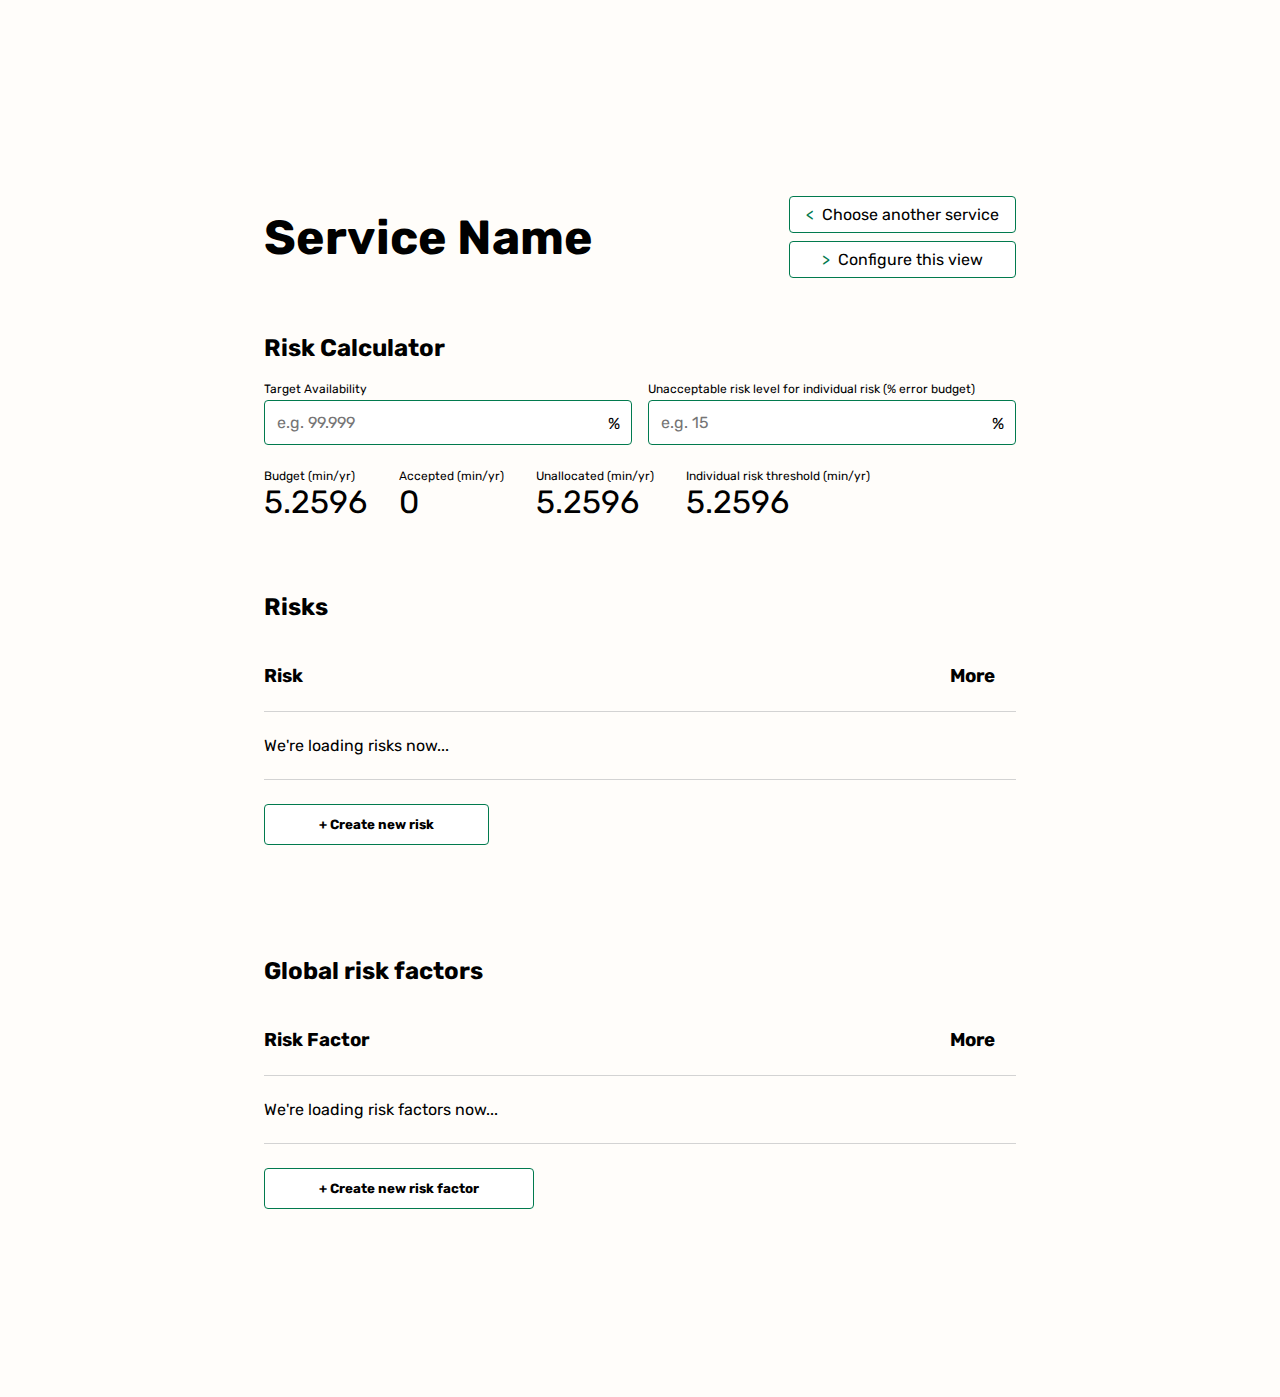
<file: get-risky/calculator/index.html>
<!DOCTYPE html>
<html lang="en">
<head>
    <meta charset="UTF-8">
    <meta http-equiv="X-UA-Compatible" content="IE=edge">
    <meta name="viewport" content="width=device-width, initial-scale=1.0">
    <title>Risk Calculator</title>

    <link rel="preconnect" href="https://fonts.googleapis.com">
    <link rel="preconnect" href="https://fonts.gstatic.com" crossorigin>
    <link href="https://fonts.googleapis.com/css2?family=Rubik:ital,wght@0,300;0,400;0,700;1,300;1,400;1,700&display=swap" rel="stylesheet">

    <link href="../css/styles.css" rel="stylesheet">
</head>
<body>
    <main>
        <div class="heading">
            <h1>Service Name</h1>
            <div class="heading-links">
                <a href="../services/"><span class="icon">&lt;</span>&nbsp;&nbsp;Choose another service</a>
                <a href="../config/" rel="keep-params"><span class="icon">&gt;</span>&nbsp;&nbsp;Configure this view</a>
            </div>
        </div>
        <h2>Risk Calculator</h2>
        <div id="risk-calculator">
            <div class="inputs">
                <label>
                    <span>Target Availability</span>                    
                    <input id="downtime-percent" class="labelled-input" name="downtime-percent" type="number" min="0" max="100" step="0.001" placeholder="e.g. 99.999"/>
                    <span class="percentage-input">%</span>
                </label>
                <label>
                    <span>Unacceptable risk level for individual risk (% error budget)</span>
                    <input id="unacceptable-threshold" class="labelled-input" name="unacceptable-threshold" type="number" min="0" max="100" step="0.001" placeholder="e.g. 15"/>
                    <span class="percentage-input">%</span>
                </label>
            </div>
            <div class="outputs">
                <label id="budget-container">
                    <span>Budget (min/yr)</span>
                    <span id="budget" class="calculated">5.2596</span>
                </label>
                <label id="accepted-container">
                    <span>Accepted (min/yr)</span>
                    <span id="accepted" class="calculated">0</span>
                </label>
                <label id="unallocated-container">
                    <span>Unallocated (min/yr)</span>
                    <span id="unallocated" class="calculated">5.2596</span>
                </label>
                <label id="individualThreshold-container">
                    <span>Individual risk threshold (min/yr)</span>
                    <span id="individualThreshold" class="calculated">5.2596</span>
                </label>
            </div>
        </div>
        <h2>Risks</h2>
        <div id="risks-table" class="table">
            <div id="risks-table-head" class="table-head risks-table-row table-row">
                <h3>Risk</h3>
                <h3 class="table-center-data">More</h3>
            </div>
            <div id="risks-table-body">
                <details class="table-hidden-row">
                    <summary class="table-row">
                        <span>We're loading risks now...</span>
                    </summary>
                </details>
            </div>
        </div>
        <button class="modal-launcher" data-target="new-risk-modal">+ Create new risk</button>
        <div class="spacer"></div>
        <h2>Global risk factors</h2>
        <div id="risk-factors-table" class="table">
            <div id="risk-factors-table-head" class="table-head risk-factors-table-row table-row">
                <h3>Risk Factor</h3>
                <h3 class="table-center-data">More</h3>
            </div>
            <div id="risk-factors-table-body">
                <details class="table-hidden-row">
                    <summary class="table-row">
                        <span>We're loading risk factors now...</span>
                    </summary>
                </details>
            </div>
        </div>
        <button class="modal-launcher" data-target="new-risk-factor-modal">+ Create new risk factor</button>
    </main>
    <div id="new-risk-modal" class="modal hidden">
        <form id="new-risk-modal-form" class="modal-form">
            <h2>Add a new risk</h2>
            <label>
                Risk ID
                <input class="labelled-input" name="riskId" value="" placeholder="" required/>
            </label>
            <label>
                Risk Description
                <input class="labelled-input" name="riskDesc" value="" placeholder="" required/>
            </label>
            <label>
                <span>
                    ETTD
                    <span class="tooltip" data-tip="Estimated time to detect the risk">ⓘ</span>
                </span>
                <input class="labelled-input" name="riskEttd" value="" type="number" placeholder="" required/>
            </label>
            <label>
                <span>
                    ETTR
                    <span class="tooltip" data-tip="Estimated time to recover from the risk">ⓘ</span>
                </span>
                <input class="labelled-input" name="riskEttr" value="" type="number" placeholder="" required/>
            </label>
            <label>
                Impact (% users)
                <input class="labelled-input" name="riskImpact" value="" type="number" min="0" max="100" step="0.001" placeholder="" required/>
                <span class="percentage-input">%</span>
            </label>
            <label>
                <span>
                    ETTF
                    <span class="tooltip" data-tip="Estimated time to failure (i.e. frequency)">ⓘ</span>
                </span>
                <input class="labelled-input" name="riskEttf" value="" type="number" placeholder="" required/>
            </label>
            <button type="submit">Create</button>
        </form>
    </div>
    <div id="new-risk-factor-modal" class="modal hidden">
        <form id="new-risk-factor-modal-form" class="modal-form">
            <h2>Add a new risk factor</h2>
            <label>
                Risk Factor ID
                <input class="labelled-input" name="riskFactorId" value="" placeholder="" required/>
            </label>
            <label>
                Risk Factor Description
                <input class="labelled-input" name="riskFactorDesc" value="" placeholder="" required/>
            </label>
            <label>
                <span>
                    Δ ETTD
                    <span class="tooltip" data-tip="Estimated difference in time to detect the risk">ⓘ</span>
                </span>
                <input class="labelled-input" name="riskFactorEttd" value="" type="number" placeholder="" required/>
            </label>
            <label>
                <span>
                    Δ ETTR
                    <span class="tooltip" data-tip="Estimated difference in time to recover from the risk">ⓘ</span>
                </span>
                <input class="labelled-input" name="riskFactorEttr" value="" type="number" placeholder="" required/>
            </label>
            <label>
                Δ Impact (% users)
                <input class="labelled-input" name="riskFactorImpact" value="" type="number" min="0" max="100" step="0.001" placeholder="" required/>
                <span class="percentage-input">%</span>
            </label>
            <label>
                <span>
                    Δ ETTF
                    <span class="tooltip" data-tip="Estimated difference in time to failure (i.e. frequency)">ⓘ</span>
                </span>
                <input class="labelled-input" name="riskFactorEttf" value="" type="number" placeholder="" required/>
            </label>
            <button type="submit">Create</button>
        </form>
    </div>
    <div id="notifications">
    </div>
</body>

<script src="../js/utils.js"></script>
<script src="../js/apicalls.js"></script>
<script src="../js/calculations.js"></script>
<script src="../js/calculator.js"></script>

</html>
</file>
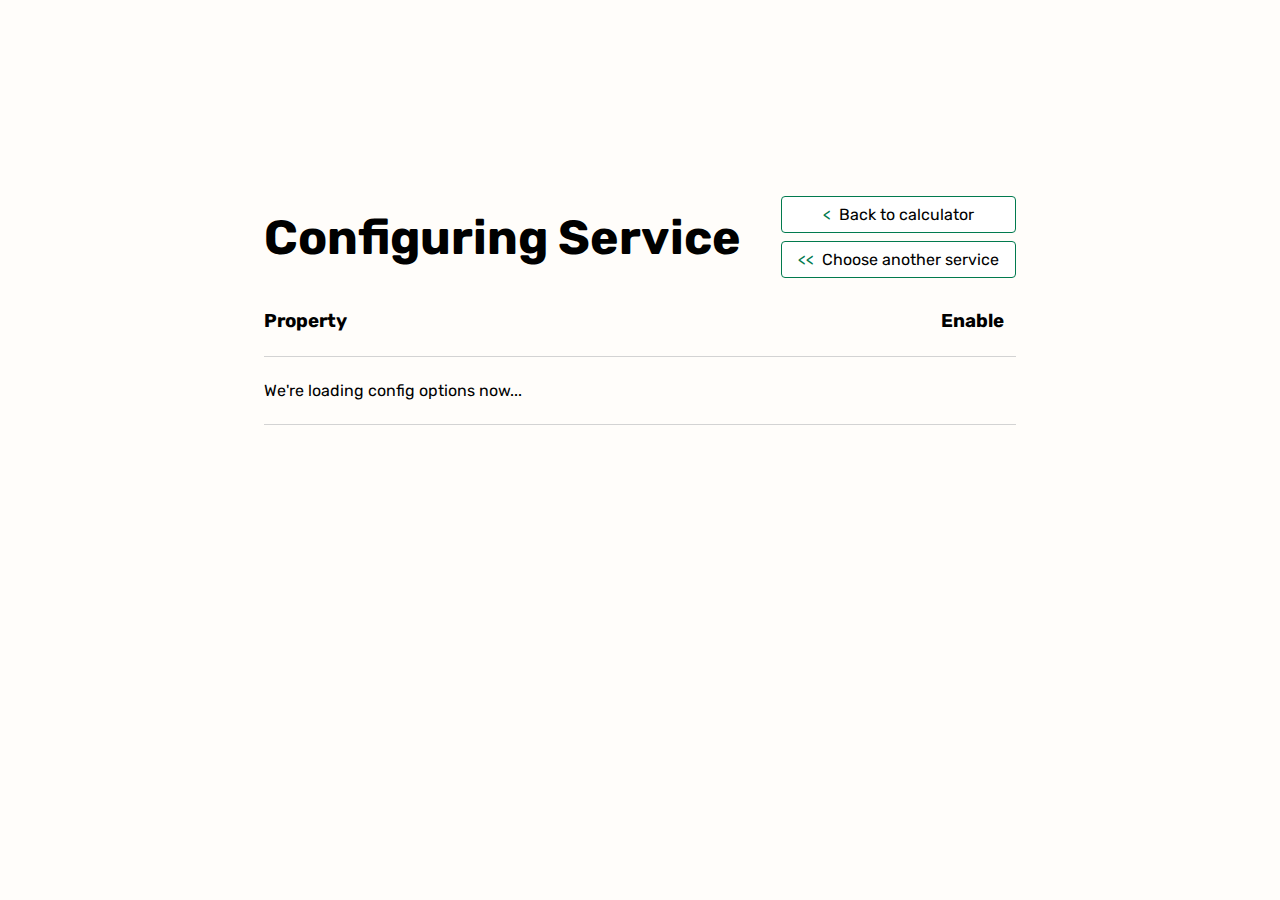
<file: get-risky/config/index.html>
<!DOCTYPE html>
<html lang="en">
<head>
    <meta charset="UTF-8">
    <meta http-equiv="X-UA-Compatible" content="IE=edge">
    <meta name="viewport" content="width=device-width, initial-scale=1.0">
    <title>Configuration</title>

    <link rel="preconnect" href="https://fonts.googleapis.com">
    <link rel="preconnect" href="https://fonts.gstatic.com" crossorigin>
    <link href="https://fonts.googleapis.com/css2?family=Rubik:ital,wght@0,300;0,400;0,700;1,300;1,400;1,700&display=swap" rel="stylesheet">

    <link href="../css/styles.css" rel="stylesheet">
</head>
<body>
    <main>
        <div class="heading">
            <h1>Configuring Service</h1>
            <div class="heading-links">
                <a href="../calculator/" rel="keep-params"><span class="icon">&lt;</span>&nbsp;&nbsp;Back to calculator</a>
                <a href="../services/"><span class="icon">&lt;&lt;</span>&nbsp;&nbsp;Choose another service</a>
            </div>
        </div>
        <div id="config-list">
            <div class="table">
                <div class="table-head config-table-row table-row">
                    <h3>Property</h3>
                    <h3 class="table-center-data">Enable</h3>
                </div>
                <div>
                    <details class="table-hidden-row">
                        <summary class="table-row">
                            <span>We're loading config options now...</span>
                        </summary>
                    </details>
                </div>
            </div>
        </div>
    </main>
    <div id="notifications">
    </div>
</body>

<script src="../js/utils.js"></script>
<script src="../js/apicalls.js"></script>
<script src="../js/config.js"></script>

</html>
</file>
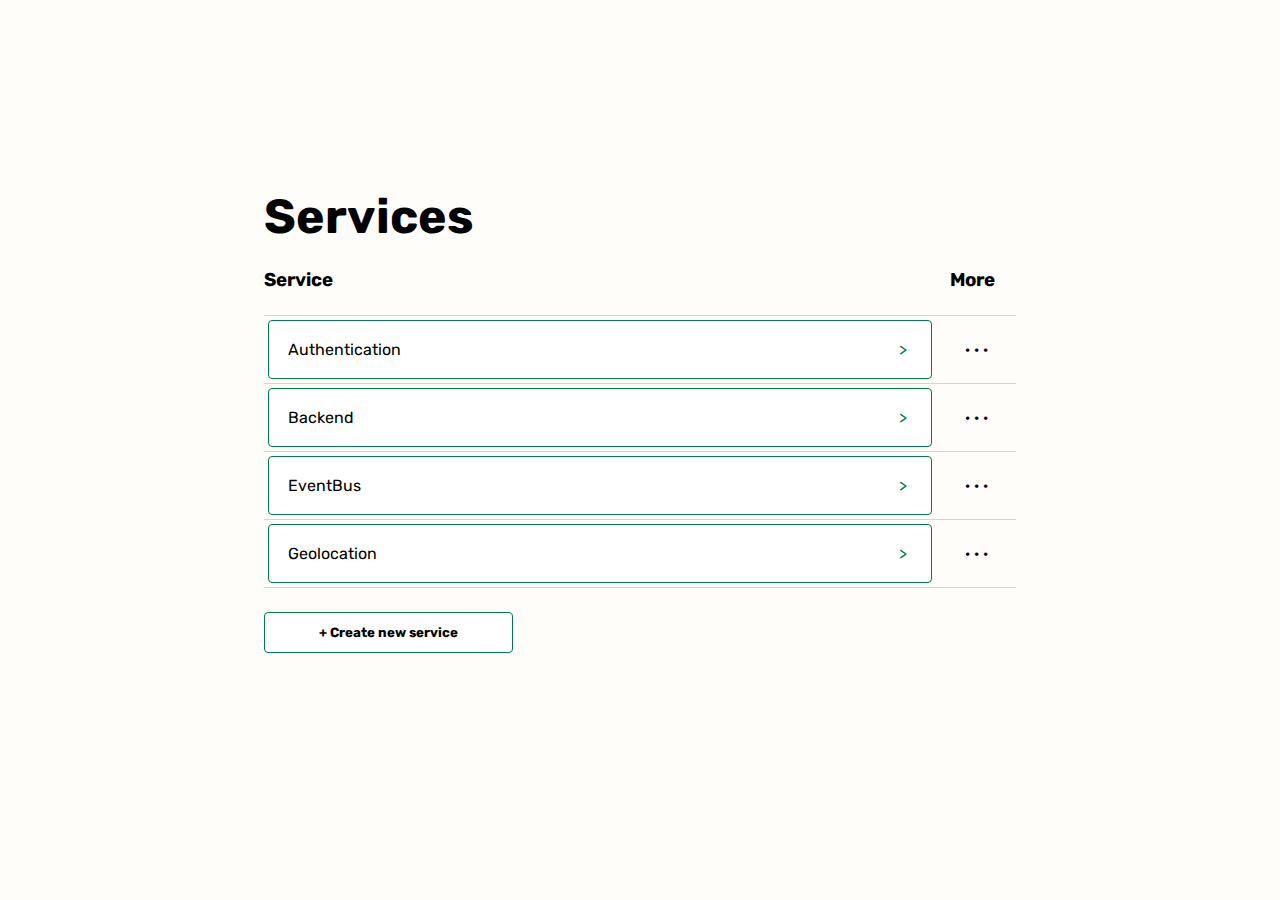
<file: get-risky/services/index.html>
<!DOCTYPE html>
<html lang="en">
<head>
    <meta charset="UTF-8">
    <meta http-equiv="X-UA-Compatible" content="IE=edge">
    <meta name="viewport" content="width=device-width, initial-scale=1.0">
    <title>Services</title>

    <link rel="preconnect" href="https://fonts.googleapis.com">
    <link rel="preconnect" href="https://fonts.gstatic.com" crossorigin>
    <link href="https://fonts.googleapis.com/css2?family=Rubik:ital,wght@0,300;0,400;0,700;1,300;1,400;1,700&display=swap" rel="stylesheet">

    <link href="../css/styles.css" rel="stylesheet">
</head>
<body>
    <main>
        <h1>Services</h1>
        <div id="services-table" class="table">
            <div id="services-table-head" class="table-head services-table-row table-row">
                <h3>Service</h3>
                <h3 class="table-center-data">More</h3>
            </div>
            <div id="services-table-body">
                <details class="table-hidden-row">
                    <summary class="table-row">
                        <span>We're loading services now...</span>
                    </summary>
                </details>
            </div>
        </div>
        <button class="modal-launcher" data-target="new-modal">+ Create new service</button>
    </main>
    <div id="new-modal" class="modal hidden">
        <form id="new-modal-form" class="modal-form">
            <h2>Add a new service</h2>
            <label>
                Service ID
                <input name="serviceId" class="labelled-input" value="" placeholder="" required/>
            </label>
            <label>
                Service Name
                <input name="serviceName" class="labelled-input" value="" placeholder="" required/>
            </label>
            <button type="submit">Create</button>
        </form>
    </div>
    <div id="notifications">
    </div>
</body>

<script src="../js/utils.js"></script>
<script src="../js/apicalls.js"></script>
<script src="../js/services.js"></script>

</html>
</file>
<file: get-risky/css/styles.css>
*, *:before, *:after {
    box-sizing: border-box;
}

:root {
    --lightgrey: lightgrey;
    --transparentgrey: #00000073;
    --darktheme: rgb(1, 122, 78);
    --bg: rgb(255, 253, 250);
    --blue: rgb(39, 119, 165);
    --red: rgb(158, 63, 60);
}

html {
    font-family: 'Rubik', Arial, Helvetica, sans-serif;
}

body {
    padding: 20vh 0;
    background: var(--bg);
}

main {
    width: 100%;
    padding: 0 20vw;
}

.invisible {
    display: none;
}

h1 {
    font-size: 3rem;
    margin: 0;
}

h2 {
    margin-top: 3rem;
}

a {
    color: var(--darktheme);
}

.yes { color: var(--darktheme) }
.no { color: var(--red) }

.spacer {
    width: 100%;
    height: 4rem;
}

.table {
    margin-bottom: 1.5rem;
}

.table * {
    margin: 0;
}

.table-head {
    font-weight: bold;
}

.table-head.table-row {
    padding: 1.5rem 0;
}

.table-row {
    border-bottom: 1px solid var(--lightgrey);
}

.table-row span:not(.custom-toggle) {
    padding: 1.5rem 0;
}

.services-table-row span:not(.custom-toggle) {
    padding: 1.5rem;
}

.table-row {
    display: grid;
    grid-template-columns: 1fr 8ch;
}

.table-row span:nth-child(1) {
    text-overflow: ellipsis;
    overflow: hidden;
}

.table-center-data {
    margin: 0 auto;
    white-space: nowrap;
}

.table-hidden-row.disabled summary span:nth-child(1) {
    color: var(--lightgrey);
    text-decoration: line-through;
}

.table-hidden-row summary span:nth-child(1):not(.hover-reveal):after {
    opacity: 1;
    font-weight: bold;
    margin-left: 1ch;
}

.table-hidden-row.not-tolerable summary span:nth-child(1):after {
    content: 'NOT TOLERABLE';
    color: var(--red);
}

.table-hidden-row.tolerable summary span:nth-child(1):after {
    content: 'TOLERABLE';
    color: var(--darktheme);
}

.table-hidden-row.tolerated summary span:nth-child(1):after {
    content: 'TOLERATED';
    color: var(--blue);
}

@media  (max-width: 1000px) {
    h1 {
        font-size: 2.25rem;
    }
    
    .table-hidden-row summary span:nth-child(1):after {
        display: none;
        opacity: 0;
    }

    .table-hidden-row summary span:nth-child(1):before {
        margin-right: 1ch;
        font-weight: bold;
    }

    .table-hidden-row.not-tolerable summary span:nth-child(1):before {
        content: '✕';
        color: var(--red);
    }
    
    .table-hidden-row.tolerable summary span:nth-child(1):before {
        content: 'OK';
        color: var(--darktheme);
    }
    
    .table-hidden-row.tolerated summary span:nth-child(1):before {
        content: '—';
        color: var(--blue);
    }
}

.table-hidden-row summary:hover {
    cursor: pointer;
}

.table-hidden-row .hover-reveal {
    position: relative;
}

.table-hidden-row .hover-reveal:before {
    content: attr(data-reveal);
    position: absolute;
    width: calc(100% - 8px);
    height: calc(100% - 8px);
    left: 4px;
    bottom: 4px;
    border-radius: 4px;
    border: 1px solid var(--darktheme);
    opacity: 1;
    background: white;
    z-index: -1;
    transition: 0.1s ease-in;
    display: flex;
    flex-flow: row-reverse;
    align-items: center;
    padding-right: 1.5rem;
    color: var(--darktheme);
}

.table-hidden-row .hover-reveal:hover:before {
    box-shadow: 0px 0px 0px 2px var(--darktheme);
}

.expanded-details {
    margin-top: 1.5rem;
    display: flex;
    flex-flow: row wrap;
}

.expanded-details label {
    margin-bottom: 1.5rem;
    margin-right: 32px;
    position: relative;
}

.risk-edit label {
    position: relative;
}

.risk-factor-edit label {
    position: relative;
}

.modal label {
    position: relative;
}

.table-hidden-row h4 {
    margin-top: 16px;
}

.table-hidden-row[data-service] h4 {
    margin-top: calc(1.5rem + 16px);
}

.table-hidden-row form {
    padding: 1.5rem 0;
    display: flex;
    flex-flow: column;
    border-bottom: 1px solid var(--lightgrey);
}

.table-hidden-row form .inputs {
    display: grid;
    grid-template-columns: 1fr 1fr;
    grid-gap: 16px;
}

label > input.labelled-input {
    margin-top: 0.25rem;
}

.table-hidden-row form .buttons {
    margin-top: 1.5rem;
    text-align: right;
}

.table-hidden-row form .buttons button {
    margin-left: 16px;
}

label {
    display: flex;
    flex-flow: column;
    font-size: 0.75rem;
}

input {
    font-family: 'Rubik', Arial, Helvetica, sans-serif;
    padding: 0.75rem;
    font-size: 1rem;
    border-radius: 4px;
    border: 1px solid var(--darktheme);
    box-shadow: inset 0px 0px 0px 0px var(--darktheme);
    transition: 0.1s ease-in;
}

input:focus, input:focus-visible {
    outline: none;
    box-shadow: inset 0px 0px 0px 2px var(--darktheme);
}

span.tooltip {
    position: relative;
}

span.tooltip:hover {
    cursor: pointer;
}

span.tooltip:after {
    content: attr(data-tip);
    position: absolute;
    opacity: 0;
    pointer-events: none;
    top: calc(-1.75rem - 8px);
    left: 50%;
    transform: translateX(-50%);
    background: white;
    border: 1px solid var(--darktheme);
    border-radius: 2px;
    transition: 0.1s ease-in;
    padding: 8px;
    white-space: nowrap;
    z-index: 100;
}

span.tooltip:hover:after {
    opacity: 1;
}

.config-table-row label.custom-toggle {
    padding-bottom: 0;
    display: grid;
    align-items: center;
    justify-content: center;
}

.config-table-row span.custom-toggle {
    position: relative;
    left: unset;
    bottom: unset;
}

label.custom-toggle {
    position: relative;
    padding-bottom: 2rem;
}

label.custom-toggle:hover {
    cursor: pointer;
}

input.custom-toggle {
    position: absolute;
    opacity: 0;
    cursor: pointer;
    height: 0;
    width: 0;
}

span.custom-toggle {
    position: absolute;
    bottom: 0.75rem;
    left: 0;
    height: 1rem;
    width: 2.5rem;
    background: white;
    border-radius: 0.5rem;
    border: 1px solid var(--darktheme);
    transition: 0.1s ease-in;
}

span.custom-toggle:after {
    content: '';
    position: absolute;
    height: 1.5rem;
    width: 1.5rem;
    left: -0.25rem;
    bottom: calc(-0.25rem - 1px);
    background: white;
    border: 1px solid var(--darktheme);
    box-shadow: 0px 0px 0px 0px var(--darktheme);
    border-radius: 0.75rem;
    transition: 0.05s ease-in;
}

label.custom-toggle:hover span.custom-toggle:after {
    box-shadow: 0px 0px 0px 2px var(--darktheme);
}

label.custom-toggle input.custom-toggle:checked ~ span.custom-toggle {
    background: var(--darktheme);
}

label.custom-toggle input.custom-toggle:checked ~ span.custom-toggle:after {
    left: 1.25rem;
}

label.custom-checkbox {
    padding-bottom: 2.25rem;
}

label.custom-checkbox:hover {
    cursor: pointer;
}

input.custom-checkbox {
    position: absolute;
    opacity: 0;
    cursor: pointer;
    height: 0;
    width: 0;
}

span.custom-checkbox {
    position: absolute;
    bottom: 0.5rem;
    left: 0;
    height: 1.5rem;
    width: 1.5rem;
    background: white;
    border-radius: 2px;
    border: 1px solid var(--darktheme);
    box-shadow: inset 0px 0px 0px 0px var(--darktheme);
    transition: 0.1s ease-in;
}

label.custom-checkbox:hover span.custom-checkbox {
    box-shadow: inset 0px 0px 0px 2px var(--darktheme);
}

label.custom-checkbox input.custom-checkbox[disabled] ~ span.custom-checkbox {
    background: var(--lightgrey);
    border: 1px solid var(--transparentgrey);
}

label.custom-checkbox:hover input.custom-checkbox[disabled] ~ span.custom-checkbox {
    box-shadow: inset 0px 0px 0px 0px var(--darktheme);
}

span.custom-checkbox:after {
    content: '✕';
    color: white;
    opacity: 0;
    transition: 0.1s ease-in;
    position: absolute;
    top: 50%;
    left: 50%;
    transform: translateX(-50%) translateY(-53%);
    font-size: 1rem;
}

label.custom-checkbox input.custom-checkbox:checked ~ span.custom-checkbox {
    background: var(--darktheme);
}

label.custom-checkbox input.custom-checkbox:checked ~ span.custom-checkbox:after {
    opacity: 1
}

.percentage-input {
    position: absolute;
    right: 0.75rem;
    bottom: 0.75rem;
    font-size: 1rem;
    pointer-events: none;
}

/* Chrome, Safari, Edge, Opera */
input::-webkit-outer-spin-button,
input::-webkit-inner-spin-button {
  -webkit-appearance: none;
  margin: 0;
}

/* Firefox */
input[type=number] {
  -moz-appearance: textfield;
}

button {
    font-family: 'Rubik', Arial, Helvetica, sans-serif;
    background: white;
    border-radius: 4px;
    padding: 0.75rem 6ch;
    border: 1px solid var(--darktheme);
    transition: 0.1s ease-in;
    font-weight: bold;
}

button.edit-btn {
    color: var(--blue);
}

button.delete-btn {
    color: var(--red);
}

button:hover {
    cursor: pointer;
    box-shadow: 0px 0px 0px 2px var(--darktheme);
}

button:focus {
    outline: none;
    box-shadow: 0px 0px 0px 2px var(--darktheme);
}

@media (max-width: 1000px) {
    span.custom-checkbox {
        bottom: 0.4rem;
    }

    .table-hidden-row form .inputs {
        grid-template-rows: auto;
        grid-template-columns: auto;
    }

    .table-hidden-row form .buttons button {
        width: 100%;
        margin-top: 16px;
        margin-left: 0;
    }

    span.tooltip:after {
        min-width: 30vw;
        white-space: unset;
    }
}

.modal {
    position: fixed;
    top: 0;
    left: 0;
    height: 100vh;
    width: 100vw;
    background: var(--transparentgrey);

    display: grid;
    align-items: center;
    justify-content: center;
}

.modal.hidden {
    display: none;
}

.close-modal {
    position: absolute;
    top: 20px;
    right: 20px;
    padding: 5px;
    transition: 0.1s ease-in;
}

.close-modal:hover {
    cursor: pointer;
    color: var(--red);
}

.modal-form {
    display: flex;
    flex-flow: row wrap;
    
    width: 40vw;
    padding: 5vh;
    padding-top: calc(5vh + 1rem);

    background: var(--bg);
    border-radius: 8px;
    
    border: 1px solid var(--darktheme);
    position: relative;
}

.modal-form h2 {
    position: absolute;
    top: 0;
    left: 50%;
    transform: translateX(-50%);
    margin-top: calc(-0.5em - 16px);
    padding: 16px;
    background: var(--bg);
    border-radius: 4px;
    border: 1px solid var(--darktheme);
    white-space: nowrap;
}

.modal-form label {
    margin-bottom: 16px;
    width: calc(50% - 8px);
}

.modal-form label:nth-child(2n) {
    margin-right: 16px;
}

.modal-form button {
    margin-top: 1.2rem;
}

@media (max-width: 1000px) {
    main {
        padding: 0 2.5vw;
    }

    .modal-form {
        width: 90vw;
        flex-flow: column nowrap;    
        max-height: 80vh;
        padding-top: 5vh;
        overflow-y: scroll;
        overflow-x: hidden;
    }

    .modal-form label {
        width: 100%;
        margin-right: 0px;
    }

    .modal-form h2 {
        position: relative;
        top: unset;
        left: unset;
        margin-top: unset;
        transform: unset;
        padding: 0;
        background: var(--bg);
        border-radius: 4px;
        border: none;
        white-space: unset;
    }
}

.heading {
    display: flex;
    justify-content: space-between;
    align-items: center;
}

.heading a {
    margin-bottom: 0.5rem;
    padding: 0.5rem 1rem;
    border: 1px solid var(--darktheme);
    border-radius: 4px;
    color: black;
    text-decoration: none;
    background: white;
    transition: 0.1s ease-in;
    text-align: center;
    white-space: nowrap;
}

.heading a:hover {
    box-shadow: 0px 0px 0px 2px var(--darktheme);
}

.heading a .icon {
    color: var(--darktheme);
}

.heading-links {
    display: flex;
    flex-flow: column nowrap;
    padding-top: 0.5rem;
}

#risk-calculator .inputs {
    display: grid;
    grid-template-columns: 1fr 1fr;
    grid-gap: 16px;
}

#risk-calculator .outputs {
    display: flex;
    flex-flow: row wrap;
}

#risk-calculator label {
    margin-bottom: 1.5rem;
    margin-right: 32px;
    position: relative;
}

#risk-calculator label span:nth-child(1) {
    flex-grow: 1;
}

#risk-calculator .inputs label {
    margin-right: 0px;
}

#risk-calculator input {
    margin-top: 0.25rem;
}

.calculated {
    font-size: 2rem;
}

@media (max-width: 1000px) {
    .heading {
        flex-flow: column;
        align-items: flex-start;
    }

    .heading-links {
        flex-flow: row wrap;
    }

    .heading a {
        margin-right: 0.5rem;
    }

    #risk-calculator .inputs {
        grid-template-rows: auto;
        grid-template-columns: auto;
        grid-gap: 0px;
    }
}

.config-table-row {
    position: relative;
}

.border-bottom {
    border-bottom: 1px solid var(--lightgrey);
}

.expanded-details.border-bottom {
    padding-bottom: 1.5rem;
}

#notifications {
    width: 20vw;
    position: fixed;
    left: 5vw;
    bottom: 5vw;
    display: flex;
    flex-flow: column nowrap;
}

.notification {
    background: white;
    border: 1px solid var(--darktheme);
    border-radius: 8px;
    margin-bottom: 16px;
    width: 100%;
    padding: 16px;
    transition: 0.1s ease-in;
    opacity: 1;
}

.notification.hidden {
    opacity: 0;
    transition: 0.1s ease-in;
}

.notification:hover {
    cursor: pointer;
    box-shadow: 0px 0px 0px 4px var(--darktheme);
}

@media (max-width: 1000px) {
    #notifications {
        width: 90vw;
        left: 5vw;
        bottom: 5vw;
    }
}
</file>
